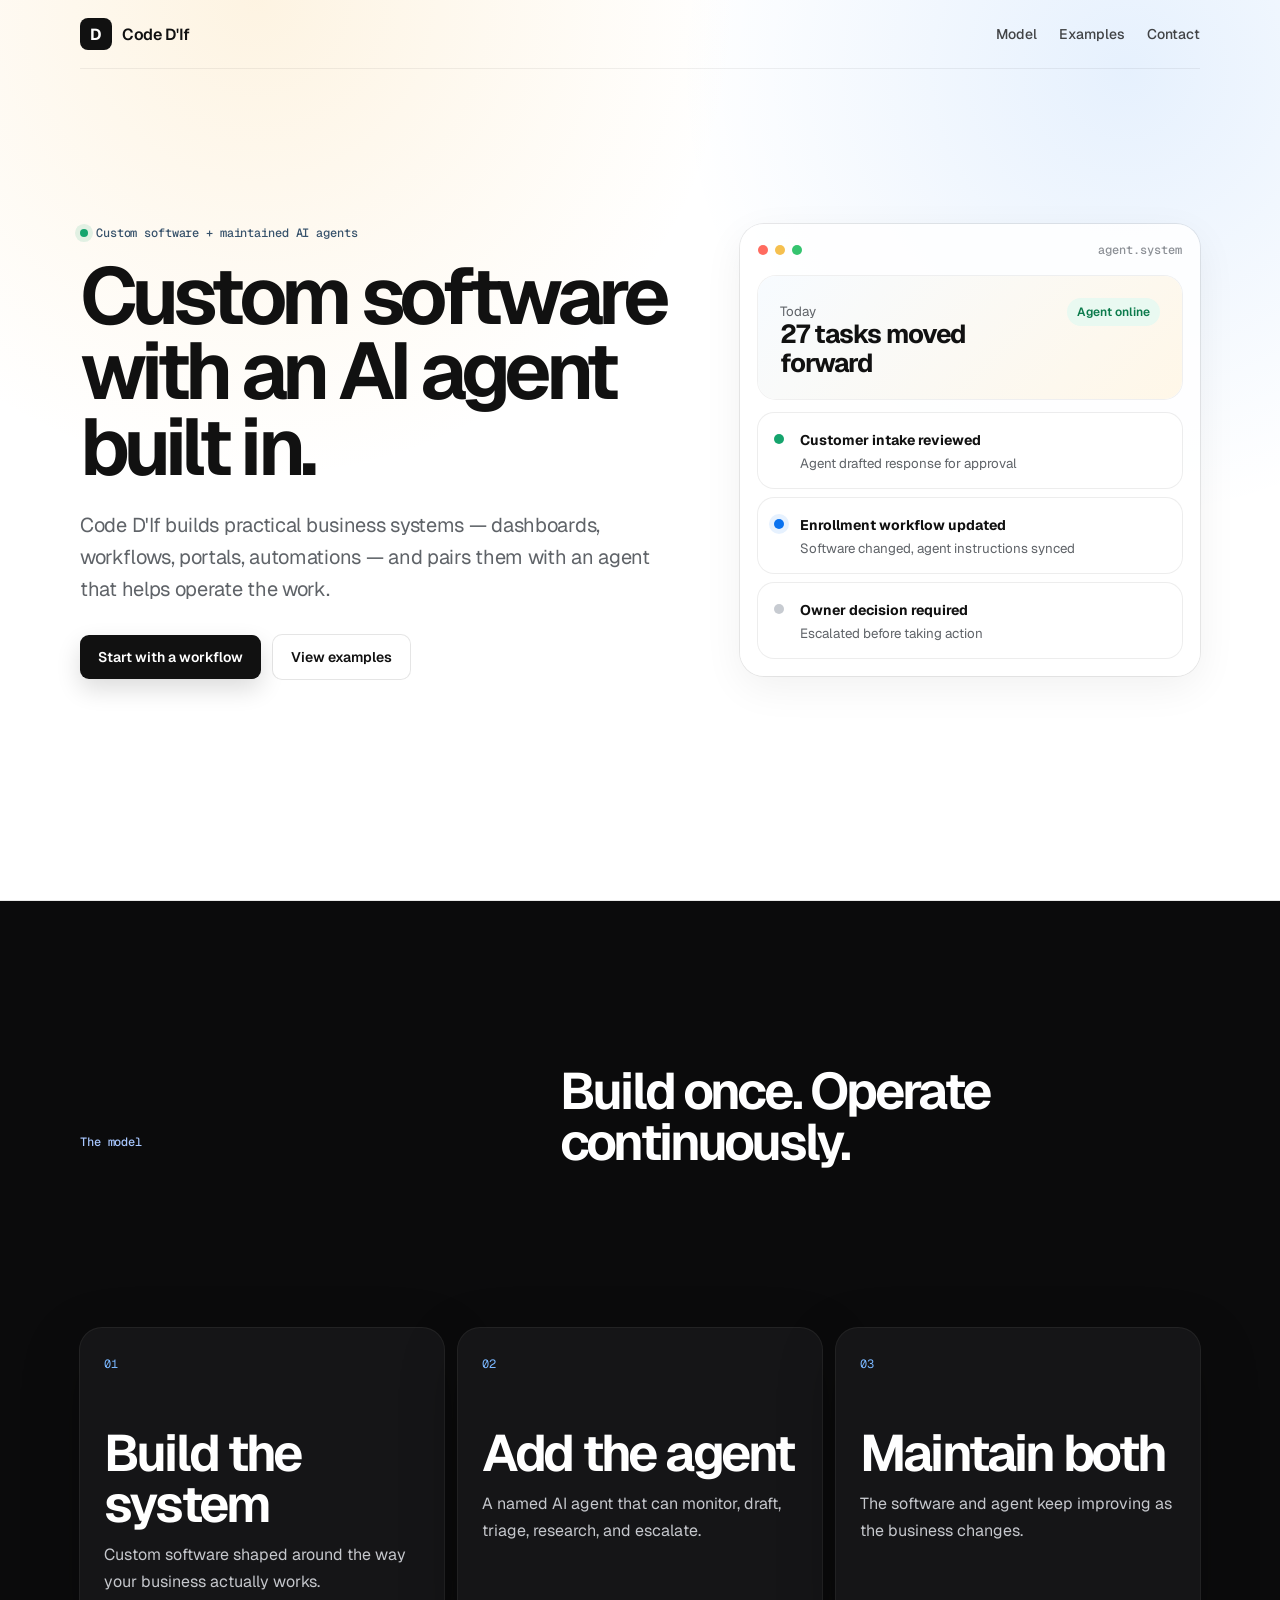
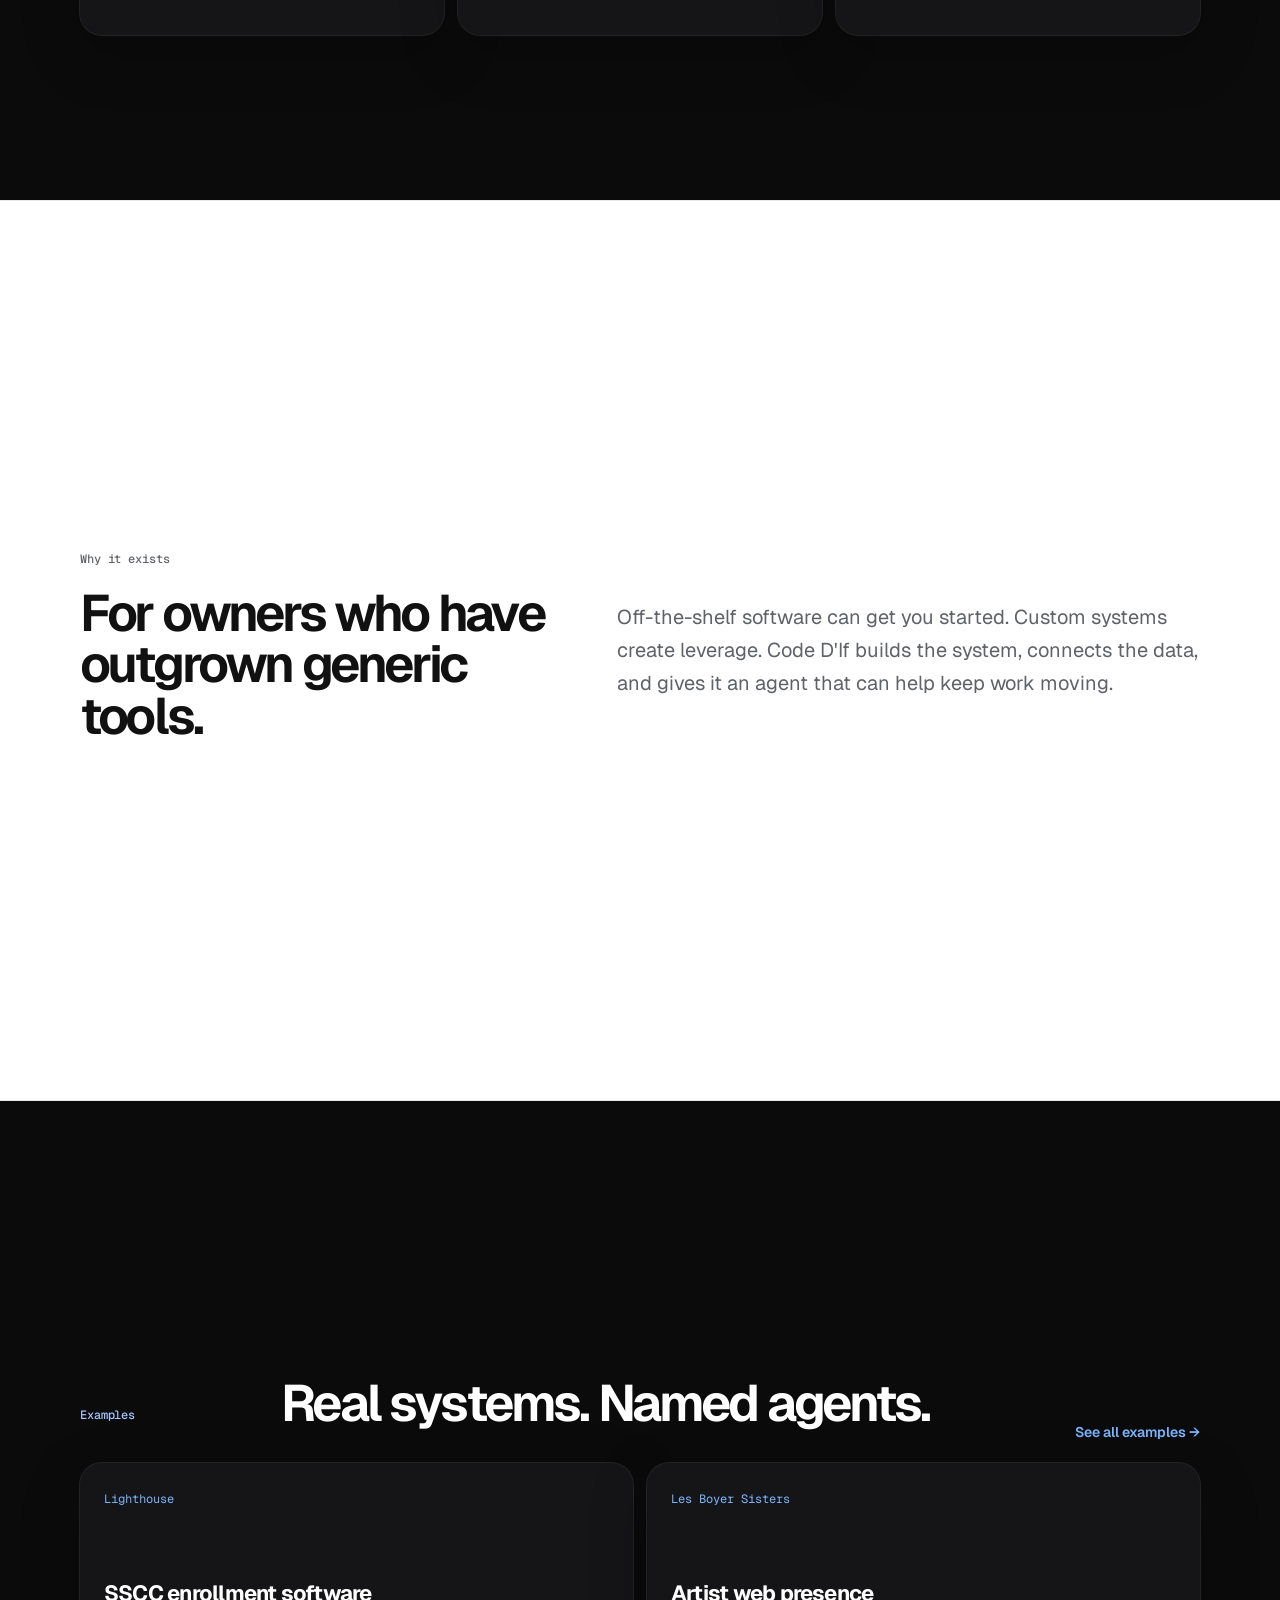
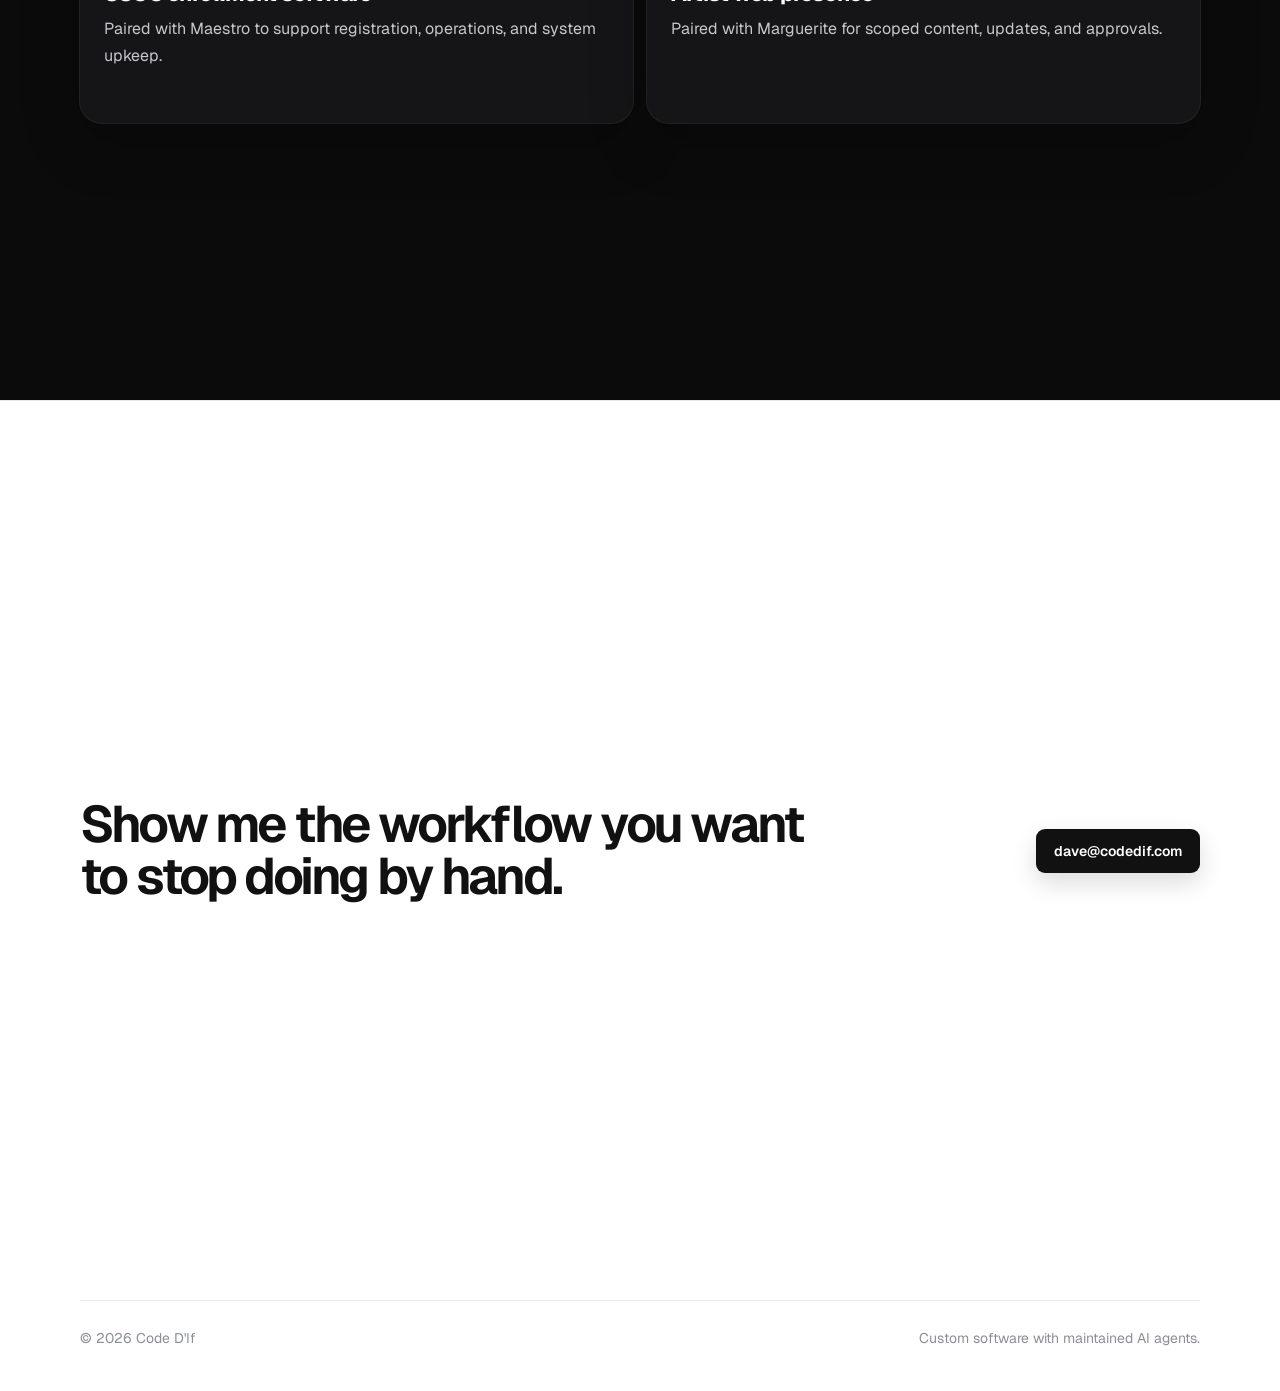
<file: index.html>
<!doctype html>
<html lang="en">
<head>
  <meta charset="utf-8" />
  <meta name="viewport" content="width=device-width, initial-scale=1" />
  <meta name="description" content="Code D'If builds custom business software with maintained AI agents built in." />
  <meta name="theme-color" content="#ffffff" />
  <title>Code D'If — Software Built With Agents</title>
  <link rel="preconnect" href="https://fonts.googleapis.com">
  <link rel="preconnect" href="https://fonts.gstatic.com" crossorigin>
  <link href="https://fonts.googleapis.com/css2?family=Geist:wght@400;500;600;700&family=Geist+Mono:wght@400;500;600&display=swap" rel="stylesheet">
  <link rel="stylesheet" href="styles.css" />
</head>
<body>
  <header class="site-header">
    <a class="brand" href="index.html" aria-label="Code D'If home">
      <span class="brand-mark">D</span>
      <span>Code D'If</span>
    </a>
    <nav class="nav-links" aria-label="Primary navigation">
      <a href="#model">Model</a>
      <a href="examples.html">Examples</a>
      <a href="mailto:dave@codedif.com?subject=Project%20inquiry%20for%20Code%20D'If">Contact</a>
    </nav>
  </header>

  <main>
    <section class="section-band hero-band" data-header-theme="light">
      <div class="hero shell">
        <div class="hero-copy">
          <div class="eyebrow"><span></span> Custom software + maintained AI agents</div>
          <h1>Custom software with an AI agent built in.</h1>
          <p class="hero-lede">Code D'If builds practical business systems — dashboards, workflows, portals, automations — and pairs them with an agent that helps operate the work.</p>
          <div class="hero-actions">
            <a class="button primary" href="mailto:dave@codedif.com?subject=Project%20inquiry%20for%20Code%20D'If">Start with a workflow</a>
            <a class="button secondary" href="examples.html">View examples</a>
          </div>
        </div>

        <div class="product-card" aria-label="Product and agent preview">
          <div class="card-topbar"><span></span><span></span><span></span><strong>agent.system</strong></div>
          <div class="agent-summary">
            <div>
              <small>Today</small>
              <strong>27 tasks moved forward</strong>
            </div>
            <span class="status-pill">Agent online</span>
          </div>
          <div class="task-list">
            <div class="task done"><span></span><div><b>Customer intake reviewed</b><small>Agent drafted response for approval</small></div></div>
            <div class="task active"><span></span><div><b>Enrollment workflow updated</b><small>Software changed, agent instructions synced</small></div></div>
            <div class="task"><span></span><div><b>Owner decision required</b><small>Escalated before taking action</small></div></div>
          </div>
        </div>
      </div>
    </section>

    <section id="model" class="section-band model-band" data-header-theme="dark">
      <div class="shell section-intro">
        <p class="kicker">The model</p>
        <h2>Build once. Operate continuously.</h2>
      </div>
      <div class="shell model-grid">
        <article>
          <span class="number">01</span>
          <h2>Build the system</h2>
          <p>Custom software shaped around the way your business actually works.</p>
        </article>
        <article>
          <span class="number">02</span>
          <h2>Add the agent</h2>
          <p>A named AI agent that can monitor, draft, triage, research, and escalate.</p>
        </article>
        <article>
          <span class="number">03</span>
          <h2>Maintain both</h2>
          <p>The software and agent keep improving as the business changes.</p>
        </article>
      </div>
    </section>

    <section class="section-band proof-band" data-header-theme="light">
      <div class="shell split-proof">
        <div>
          <p class="kicker">Why it exists</p>
          <h2>For owners who have outgrown generic tools.</h2>
        </div>
        <p>Off-the-shelf software can get you started. Custom systems create leverage. Code D'If builds the system, connects the data, and gives it an agent that can help keep work moving.</p>
      </div>
    </section>

    <section class="section-band examples-band" data-header-theme="dark">
      <div class="shell examples-preview">
        <div class="section-heading">
          <p class="kicker">Examples</p>
          <h2>Real systems. Named agents.</h2>
          <a href="examples.html">See all examples →</a>
        </div>
        <div class="example-cards">
          <a class="example-card" href="examples.html#maestro">
            <span>Lighthouse</span>
            <h3>SSCC enrollment software</h3>
            <p>Paired with Maestro to support registration, operations, and system upkeep.</p>
          </a>
          <a class="example-card" href="examples.html#marguerite">
            <span>Les Boyer Sisters</span>
            <h3>Artist web presence</h3>
            <p>Paired with Marguerite for scoped content, updates, and approvals.</p>
          </a>
        </div>
      </div>
    </section>

    <section class="section-band cta-band" data-header-theme="light">
      <div class="shell final-cta">
        <h2>Show me the workflow you want to stop doing by hand.</h2>
        <a class="button primary" href="mailto:dave@codedif.com?subject=Project%20inquiry%20for%20Code%20D'If">dave@codedif.com</a>
      </div>
    </section>
  </main>

  <footer class="site-footer shell">
    <span>© <span id="year">2026</span> Code D'If</span>
    <span>Custom software with maintained AI agents.</span>
  </footer>

  <script>
    document.getElementById('year').textContent = new Date().getFullYear();

    const header = document.querySelector('.site-header');
    const themedSections = Array.from(document.querySelectorAll('[data-header-theme]'));

    function updateHeaderTheme() {
      if (!header || !themedSections.length) return;
      const probeY = Math.min(window.innerHeight - 1, header.getBoundingClientRect().bottom + 8);
      const active = themedSections.find(section => {
        const rect = section.getBoundingClientRect();
        return rect.top <= probeY && rect.bottom > probeY;
      });
      const theme = active?.dataset.headerTheme || 'light';
      header.classList.toggle('on-dark', theme === 'dark');
      header.classList.toggle('on-light', theme !== 'dark');
    }

    updateHeaderTheme();
    window.addEventListener('scroll', updateHeaderTheme, { passive: true });
    window.addEventListener('resize', updateHeaderTheme);
  </script>
</body>
</html>
</file>
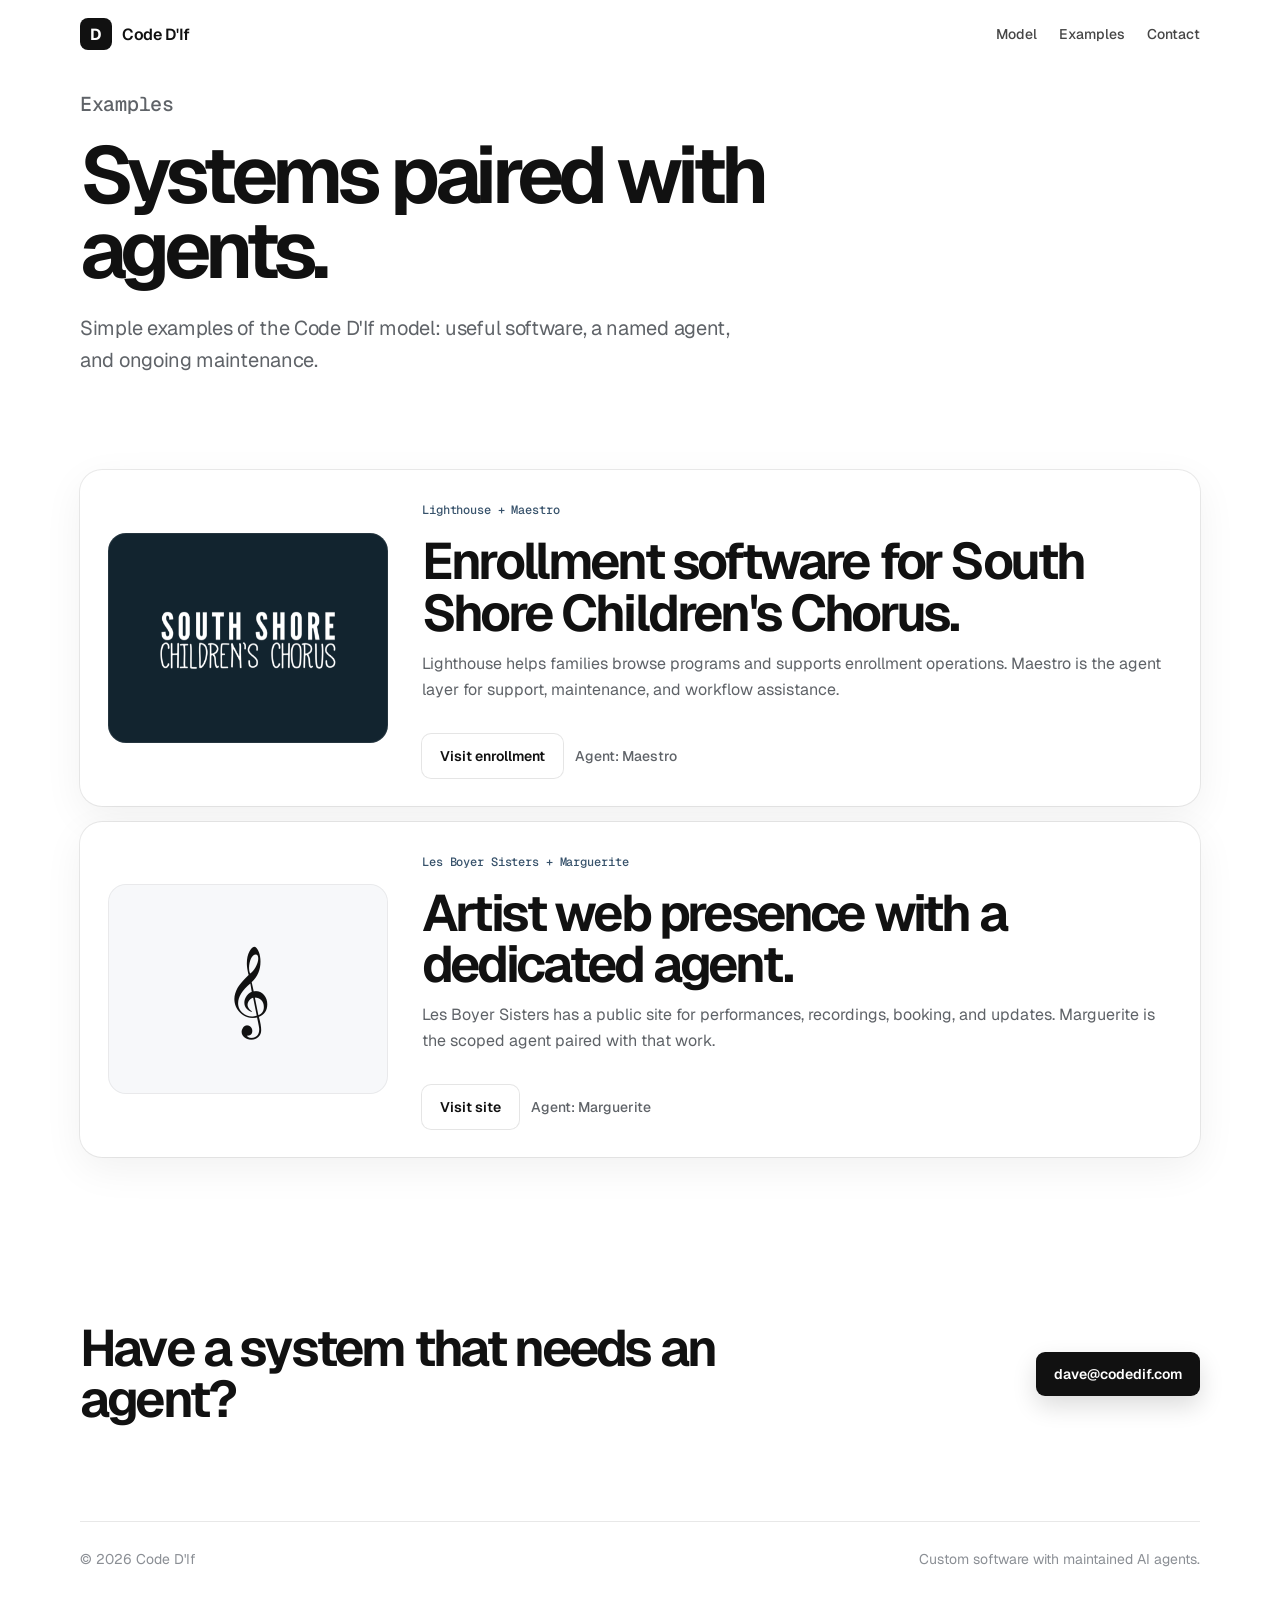
<file: examples.html>
<!doctype html>
<html lang="en">
<head>
  <meta charset="utf-8" />
  <meta name="viewport" content="width=device-width, initial-scale=1" />
  <meta name="description" content="Examples of Code D'If software systems paired with maintained AI agents." />
  <meta name="theme-color" content="#ffffff" />
  <title>Examples — Code D'If</title>
  <link rel="preconnect" href="https://fonts.googleapis.com">
  <link rel="preconnect" href="https://fonts.gstatic.com" crossorigin>
  <link href="https://fonts.googleapis.com/css2?family=Geist:wght@400;500;600;700&family=Geist+Mono:wght@400;500;600&display=swap" rel="stylesheet">
  <link rel="stylesheet" href="styles.css" />
</head>
<body>
  <header class="site-header">
    <a class="brand" href="index.html" aria-label="Code D'If home">
      <span class="brand-mark">D</span>
      <span>Code D'If</span>
    </a>
    <nav class="nav-links" aria-label="Primary navigation">
      <a href="index.html#model">Model</a>
      <a href="examples.html">Examples</a>
      <a href="mailto:dave@codedif.com?subject=Project%20inquiry%20for%20Code%20D'If">Contact</a>
    </nav>
  </header>

  <main>
    <section class="shell examples-page-hero">
      <p class="kicker">Examples</p>
      <h1>Systems paired with agents.</h1>
      <p>Simple examples of the Code D'If model: useful software, a named agent, and ongoing maintenance.</p>
    </section>

    <section class="shell case-list">
      <article id="maestro" class="case-card">
        <div class="case-logo sscc-logo"><img src="assets/sscc-logo.png" alt="SSCC logo"></div>
        <div class="case-content">
          <span class="case-label">Lighthouse + Maestro</span>
          <h2>Enrollment software for South Shore Children's Chorus.</h2>
          <p>Lighthouse helps families browse programs and supports enrollment operations. Maestro is the agent layer for support, maintenance, and workflow assistance.</p>
          <div class="case-actions">
            <a class="button secondary" href="http://enroll.sscchorus.org">Visit enrollment</a>
            <span>Agent: Maestro</span>
          </div>
        </div>
      </article>

      <article id="marguerite" class="case-card">
        <div class="case-logo music-logo">𝄞</div>
        <div class="case-content">
          <span class="case-label">Les Boyer Sisters + Marguerite</span>
          <h2>Artist web presence with a dedicated agent.</h2>
          <p>Les Boyer Sisters has a public site for performances, recordings, booking, and updates. Marguerite is the scoped agent paired with that work.</p>
          <div class="case-actions">
            <a class="button secondary" href="https://www.lesboyersisters.com">Visit site</a>
            <span>Agent: Marguerite</span>
          </div>
        </div>
      </article>
    </section>

    <section class="shell final-cta">
      <h2>Have a system that needs an agent?</h2>
      <a class="button primary" href="mailto:dave@codedif.com?subject=Project%20inquiry%20for%20Code%20D'If">dave@codedif.com</a>
    </section>
  </main>

  <footer class="site-footer shell">
    <span>© <span id="year">2026</span> Code D'If</span>
    <span>Custom software with maintained AI agents.</span>
  </footer>

  <script>document.getElementById('year').textContent = new Date().getFullYear();</script>
</body>
</html>
</file>
<file: styles.css>
:root {
  --bg: #ffffff;
  --bg-soft: #fafafa;
  --ink: #111111;
  --muted: #5f6368;
  --subtle: #8b8f95;
  --line: #e8e8e8;
  --line-strong: #d9d9d9;
  --accent: #0a72ef;
  --accent-soft: #ebf5ff;
  --sun: #f5b84b;
  --green: #15a46d;
  --shadow: 0 0 0 1px rgba(0,0,0,0.08), 0 12px 40px rgba(0,0,0,0.06);
  --font: 'Geist', system-ui, -apple-system, BlinkMacSystemFont, 'Segoe UI', sans-serif;
  --mono: 'Geist Mono', ui-monospace, SFMono-Regular, Menlo, Consolas, monospace;
}

* { box-sizing: border-box; }
html { scroll-behavior: smooth; }
body {
  margin: 0;
  background: #ffffff;
  color: var(--ink);
  font-family: var(--font);
  font-feature-settings: 'liga';
  -webkit-font-smoothing: antialiased;
}
a { color: inherit; text-decoration: none; }

.shell { width: min(1120px, calc(100% - 40px)); margin: 0 auto; }
.site-header {
  position: sticky;
  top: 0;
  z-index: 20;
  display: flex;
  align-items: center;
  justify-content: space-between;
  gap: 24px;
  width: min(1120px, calc(100% - 40px));
  margin: 0 auto -69px;
  padding: 18px 0;
  color: #111111;
  background: transparent;
  border-bottom: 1px solid transparent;
  transition: color 180ms ease, border-color 180ms ease;
}
.site-header.on-dark {
  color: #ffffff;
  border-bottom-color: rgba(255,255,255,0.10);
}
.site-header.on-light {
  color: #111111;
  border-bottom-color: rgba(0,0,0,0.06);
}
.brand { display: inline-flex; align-items: center; gap: 10px; font-weight: 600; letter-spacing: -0.02em; }
.brand-mark {
  display: grid;
  place-items: center;
  width: 32px;
  height: 32px;
  border-radius: 8px;
  background: #111;
  color: #fff;
  font-weight: 700;
  transition: background 180ms ease, color 180ms ease, box-shadow 180ms ease;
}
.site-header.on-dark .brand-mark {
  background: #ffffff;
  color: #111111;
  box-shadow: 0 0 0 1px rgba(255,255,255,0.18);
}
.site-header.on-light .brand-mark {
  background: #111111;
  color: #ffffff;
}
.nav-links { display: flex; align-items: center; gap: 22px; color: currentColor; font-size: 14px; font-weight: 500; opacity: 0.78; }
.nav-links a:hover { color: currentColor; opacity: 1; }

.hero {
  display: grid;
  grid-template-columns: minmax(0, 1fr) 460px;
  gap: 64px;
  align-items: center;
  min-height: calc(100vh - 69px);
  padding: 72px 0;
}
.section-band {
  position: relative;
  display: grid;
  align-items: center;
  min-height: 100vh;
  border-top: 1px solid var(--line);
}
.hero-band {
  border-top: 0;
  background:
    radial-gradient(circle at 20% 0%, rgba(245,184,75,0.16), transparent 30rem),
    radial-gradient(circle at 88% 8%, rgba(10,114,239,0.10), transparent 28rem),
    #ffffff;
}
.model-band { background: #0b0b0c; color: #ffffff; padding: 96px 0; }
.proof-band { background: #ffffff; color: var(--ink); }
.examples-band { background: #0b0b0c; color: #ffffff; }
.cta-band { background: #ffffff; color: var(--ink); }
.model-band .kicker,
.examples-band .kicker { color: #a8c7ff; }
.model-band .model-grid article,
.examples-band .example-card {
  background: #151517;
  color: #ffffff;
  box-shadow: 0 0 0 1px rgba(255,255,255,0.10), 0 18px 60px rgba(0,0,0,0.24);
}
.model-band .model-grid p,
.examples-band .example-card p { color: #c5c7cc; }
.model-band .number,
.examples-band .example-card span,
.examples-band .section-heading a { color: #7ab7ff; }
.examples-band .example-card:hover { box-shadow: 0 0 0 1px rgba(122,183,255,0.46), 0 18px 60px rgba(10,114,239,0.22); }
.section-intro {
  display: flex;
  justify-content: space-between;
  align-items: end;
  gap: 28px;
  margin-bottom: 22px;
}
.section-intro h2 { max-width: 640px; margin-bottom: 0; }
.eyebrow, .kicker, .case-label {
  display: inline-flex;
  align-items: center;
  gap: 8px;
  margin: 0 0 18px;
  color: #37526b;
  font-family: var(--mono);
  font-size: 12px;
  font-weight: 500;
  letter-spacing: -0.01em;
}
.eyebrow span {
  width: 8px;
  height: 8px;
  border-radius: 99px;
  background: var(--green);
  box-shadow: 0 0 0 5px rgba(21,164,109,0.12);
}
h1, h2, h3, p { margin-top: 0; }
h1 {
  max-width: 820px;
  margin-bottom: 24px;
  font-size: clamp(50px, 6.4vw, 80px);
  line-height: 0.94;
  letter-spacing: -0.07em;
  font-weight: 650;
}
h2 { margin-bottom: 12px; font-size: clamp(30px, 4vw, 52px); line-height: 1; letter-spacing: -0.055em; font-weight: 650; }
h3 { margin-bottom: 10px; font-size: 22px; line-height: 1.15; letter-spacing: -0.035em; }
.hero-lede, .examples-page-hero p {
  max-width: 680px;
  color: var(--muted);
  font-size: 20px;
  line-height: 1.6;
  letter-spacing: -0.015em;
}
.hero-actions, .case-actions { display: flex; align-items: center; flex-wrap: wrap; gap: 12px; margin-top: 30px; }
.button {
  display: inline-flex;
  align-items: center;
  justify-content: center;
  height: 44px;
  padding: 0 18px;
  border-radius: 9px;
  font-size: 14px;
  font-weight: 600;
  transition: transform 160ms ease, box-shadow 160ms ease, background 160ms ease;
}
.button:hover { transform: translateY(-1px); }
.button.primary { background: #111; color: #fff; box-shadow: 0 10px 24px rgba(0,0,0,0.14); }
.button.secondary { background: #fff; color: #111; box-shadow: 0 0 0 1px rgba(0,0,0,0.10); }

.product-card {
  border-radius: 24px;
  background: rgba(255,255,255,0.86);
  box-shadow: var(--shadow);
  overflow: hidden;
  padding: 18px;
}
.card-topbar {
  display: flex;
  align-items: center;
  gap: 7px;
  padding-bottom: 18px;
  color: var(--subtle);
  font-family: var(--mono);
  font-size: 12px;
}
.card-topbar span { width: 10px; height: 10px; border-radius: 50%; background: #ddd; }
.card-topbar span:first-child { background: #ff6b5f; }
.card-topbar span:nth-child(2) { background: #f5c04f; }
.card-topbar span:nth-child(3) { background: #35c46f; }
.card-topbar strong { margin-left: auto; font-weight: 500; }
.agent-summary {
  display: flex;
  justify-content: space-between;
  gap: 18px;
  align-items: flex-start;
  padding: 22px;
  border-radius: 18px;
  background: linear-gradient(135deg, #f7fbff, #fff7e8);
  box-shadow: 0 0 0 1px rgba(0,0,0,0.06);
}
.agent-summary small, .task small { display: block; color: var(--muted); margin-top: 5px; }
.agent-summary strong { display: block; font-size: 26px; line-height: 1.1; letter-spacing: -0.04em; }
.status-pill {
  white-space: nowrap;
  padding: 6px 10px;
  border-radius: 999px;
  background: #e9f9f1;
  color: #0b7a4b;
  font-size: 12px;
  font-weight: 600;
}
.task-list { display: grid; gap: 10px; margin-top: 14px; }
.task {
  display: grid;
  grid-template-columns: 14px 1fr;
  gap: 12px;
  padding: 16px;
  border-radius: 16px;
  background: #fff;
  box-shadow: 0 0 0 1px rgba(0,0,0,0.07);
}
.task > span { width: 10px; height: 10px; margin-top: 5px; border-radius: 50%; background: #c7cbd1; }
.task.done > span { background: var(--green); }
.task.active > span { background: var(--accent); box-shadow: 0 0 0 5px rgba(10,114,239,0.10); }
.task b { font-size: 14px; }

.model-grid { display: grid; grid-template-columns: repeat(3, 1fr); gap: 14px; padding: 0; }
.model-grid article, .example-card, .case-card {
  border-radius: 22px;
  background: #fff;
  box-shadow: var(--shadow);
}
.model-grid article { min-height: 230px; padding: 24px; }
.number { display: inline-flex; margin-bottom: 56px; color: var(--accent); font-family: var(--mono); font-size: 12px; }
.model-grid p, .split-proof p, .example-card p, .case-content p { color: var(--muted); line-height: 1.65; }

.split-proof {
  display: grid;
  grid-template-columns: 0.9fr 1.1fr;
  gap: 60px;
  align-items: center;
  padding: 96px 0;
}
.split-proof > p { font-size: 20px; margin-bottom: 0; }

.examples-preview { padding: 96px 0; }
.section-heading { display: flex; justify-content: space-between; align-items: end; gap: 24px; margin-bottom: 22px; }
.section-heading a { color: var(--accent); font-weight: 600; font-size: 14px; }
.example-cards { display: grid; grid-template-columns: repeat(2, 1fr); gap: 14px; }
.example-card { min-height: 260px; padding: 24px; }
.example-card span { display: inline-flex; margin-bottom: 74px; color: var(--accent); font-family: var(--mono); font-size: 12px; }
.example-card:hover { box-shadow: 0 0 0 1px rgba(10,114,239,0.22), 0 18px 60px rgba(10,114,239,0.12); }

.final-cta {
  display: flex;
  justify-content: space-between;
  align-items: center;
  gap: 28px;
  padding: 96px 0;
}
.final-cta h2 { max-width: 760px; margin-bottom: 0; }
.site-footer { display: flex; justify-content: space-between; gap: 20px; padding: 28px 0 44px; border-top: 1px solid var(--line); color: var(--subtle); font-size: 14px; }

.examples-page-hero { padding: 88px 0 52px; }
.examples-page-hero h1 { max-width: 860px; }
.case-list { display: grid; gap: 16px; padding: 22px 0 70px; }
.case-card { display: grid; grid-template-columns: 280px 1fr; gap: 34px; align-items: center; padding: 28px; }
.case-logo {
  display: grid;
  place-items: center;
  min-height: 210px;
  border-radius: 18px;
  background: #f7f8fa;
  box-shadow: inset 0 0 0 1px rgba(0,0,0,0.06);
}
.sscc-logo {
  background: #12242f;
  box-shadow: inset 0 0 0 1px rgba(255,255,255,0.08);
}
.case-logo img { max-width: 180px; height: auto; }
.music-logo { font-size: 78px; color: #111; }
.case-content h2 { max-width: 720px; }
.case-actions span { color: var(--muted); font-size: 14px; font-weight: 500; }

@media (max-width: 920px) {
  .section-band { min-height: auto; }
  .hero, .split-proof, .case-card { grid-template-columns: 1fr; }
  .hero { min-height: auto; padding-top: 70px; }
  .section-intro { align-items: flex-start; flex-direction: column; }
  .product-card { max-width: 560px; }
  .model-grid, .example-cards { grid-template-columns: 1fr; }
  .section-heading, .final-cta, .site-footer { align-items: flex-start; flex-direction: column; }
}

@media (max-width: 620px) {
  .shell, .site-header { width: min(100% - 28px, 1120px); }
  .site-header { align-items: flex-start; }
  .brand span:last-child { display: none; }
  .nav-links { gap: 12px; font-size: 13px; }
  h1 { font-size: clamp(44px, 14vw, 64px); }
  .hero-lede, .split-proof > p, .examples-page-hero p { font-size: 17px; }
  .agent-summary { flex-direction: column; }
  .case-logo { min-height: 160px; }
}
</file>
